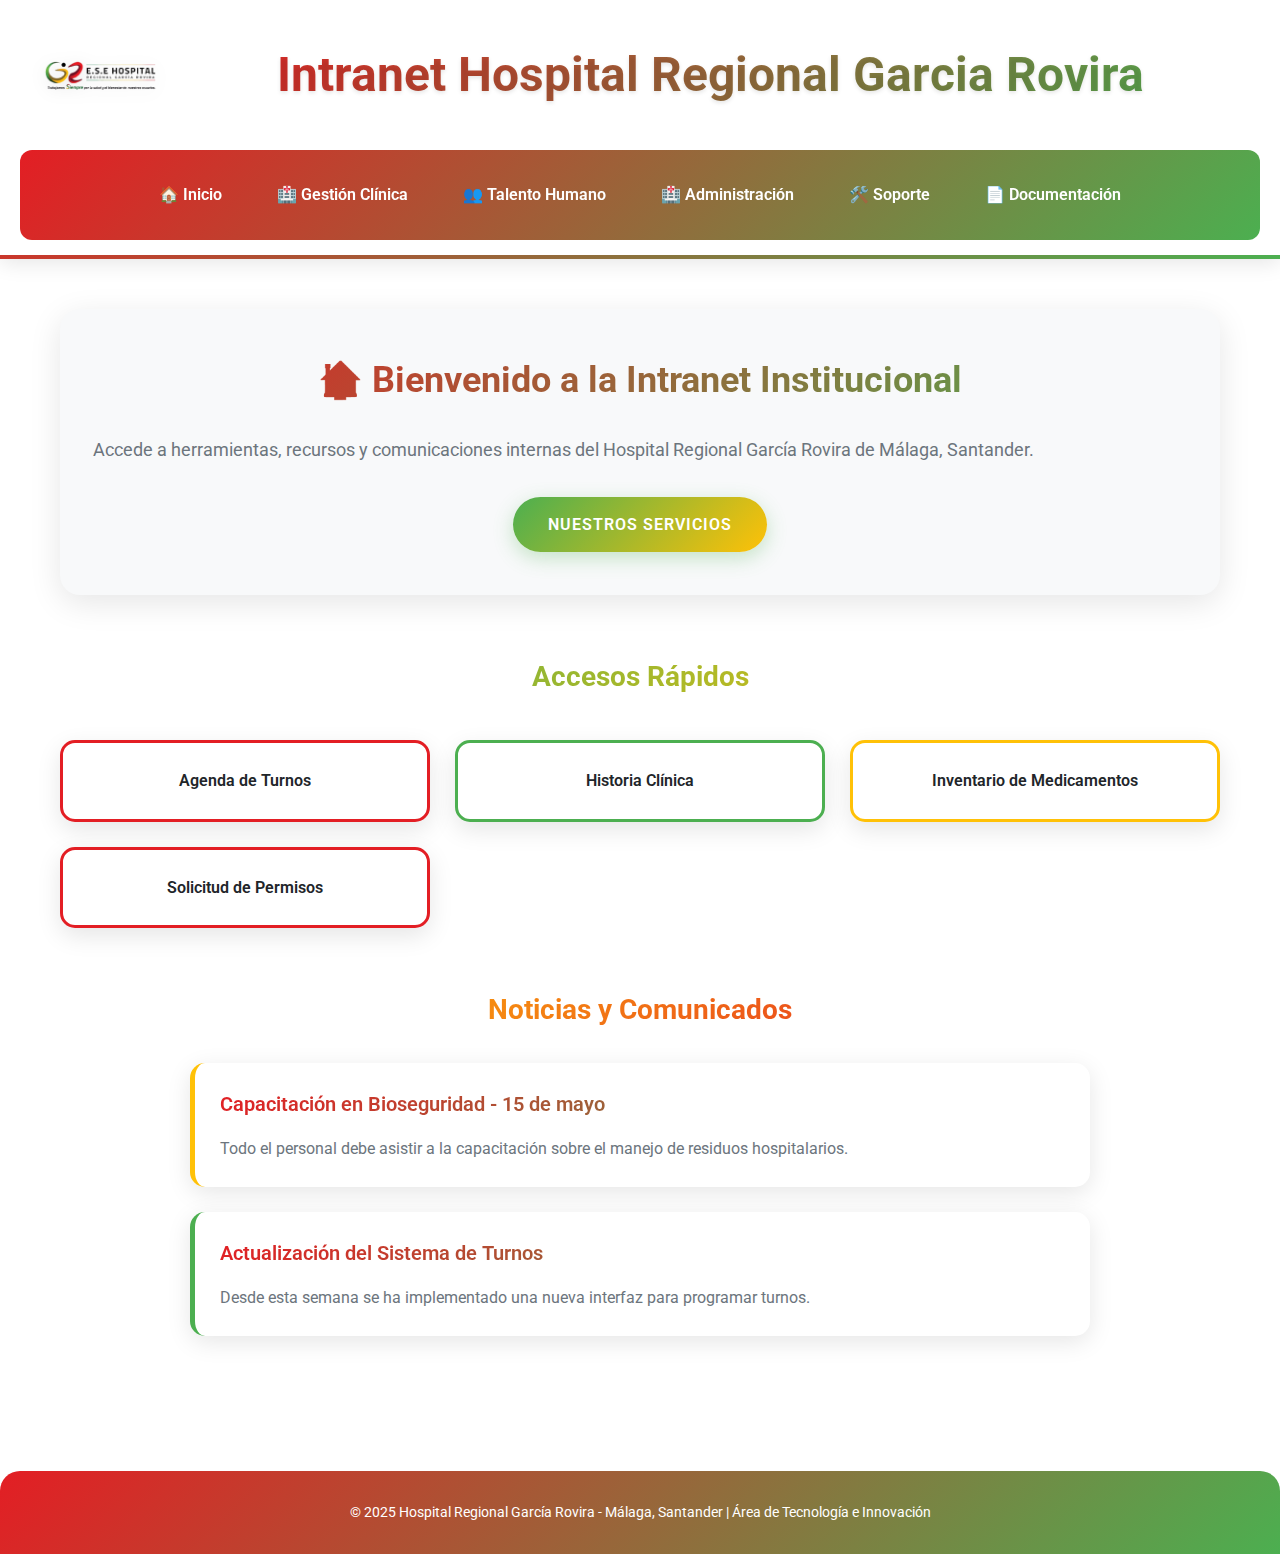
<file: INTRA HOSPITAL CRISTIAN SOLANO/index.html>
<!DOCTYPE html>
<html lang="es">
<head>
  <meta charset="UTF-8">
  <meta name="viewport" content="width=device-width, initial-scale=1.0">
  <title>Inicio - Hospital Regional Garcia Rovira</title>
  <link rel="stylesheet" href="estilos.css">
  <link href="https://fonts.googleapis.com/css2?family=Roboto:wght@400;700&display=swap" rel="stylesheet">
</head>
<body>
  <header>
    <div class="top-header">
      <img class="logo" src="imagenes/Hospital-regional-garcia-rovira-1-removebg-preview.png" alt="Logo Hospital" />
      <h1 class="titulo">Intranet Hospital Regional Garcia Rovira</h1>
    </div>
    <nav class="menu">
      <a href="index.html"> 🏠 Inicio</a>
      <a href="Gestion.html"> 🏥 Gestión Clínica</a>
      <a href="Talento_Humano.html"> 👥 Talento Humano</a>
      <a href="Administracion.html"> 🏥 Administración</a>
      <a href="Soporte.html"> 🛠️ Soporte</a>
      <a href="Documentacion.html"> 📄 Documentación</a>
    </nav>
  </header>

  <main>
    <section class="bienvenida">
      <h2> 🏠 Bienvenido a la Intranet Institucional</h2>
      <p>Accede a herramientas, recursos y comunicaciones internas del Hospital Regional García Rovira de Málaga, Santander.</p>
      <a class="btn-principal" href="#">Nuestros Servicios</a>
    </section>

    <section class="accesos">
      <h3>Accesos Rápidos</h3>
      <div class="botones">
        <a href="#">Agenda de Turnos</a>
        <a href="#">Historia Clínica</a>
        <a href="#">Inventario de Medicamentos</a>
        <a href="#">Solicitud de Permisos</a>
      </div>
    </section>

    <section class="noticias">
      <h3>Noticias y Comunicados</h3>
      <article>
        <h4>Capacitación en Bioseguridad - 15 de mayo</h4>
        <p>Todo el personal debe asistir a la capacitación sobre el manejo de residuos hospitalarios.</p>
      </article>
      <article>
        <h4>Actualización del Sistema de Turnos</h4>
        <p>Desde esta semana se ha implementado una nueva interfaz para programar turnos.</p>
      </article>
    </section>
  </main>

  <footer>
    <p>&copy; 2025 Hospital Regional García Rovira - Málaga, Santander | Área de Tecnología e Innovación</p>
  </footer>
</body>
</html>
</file>
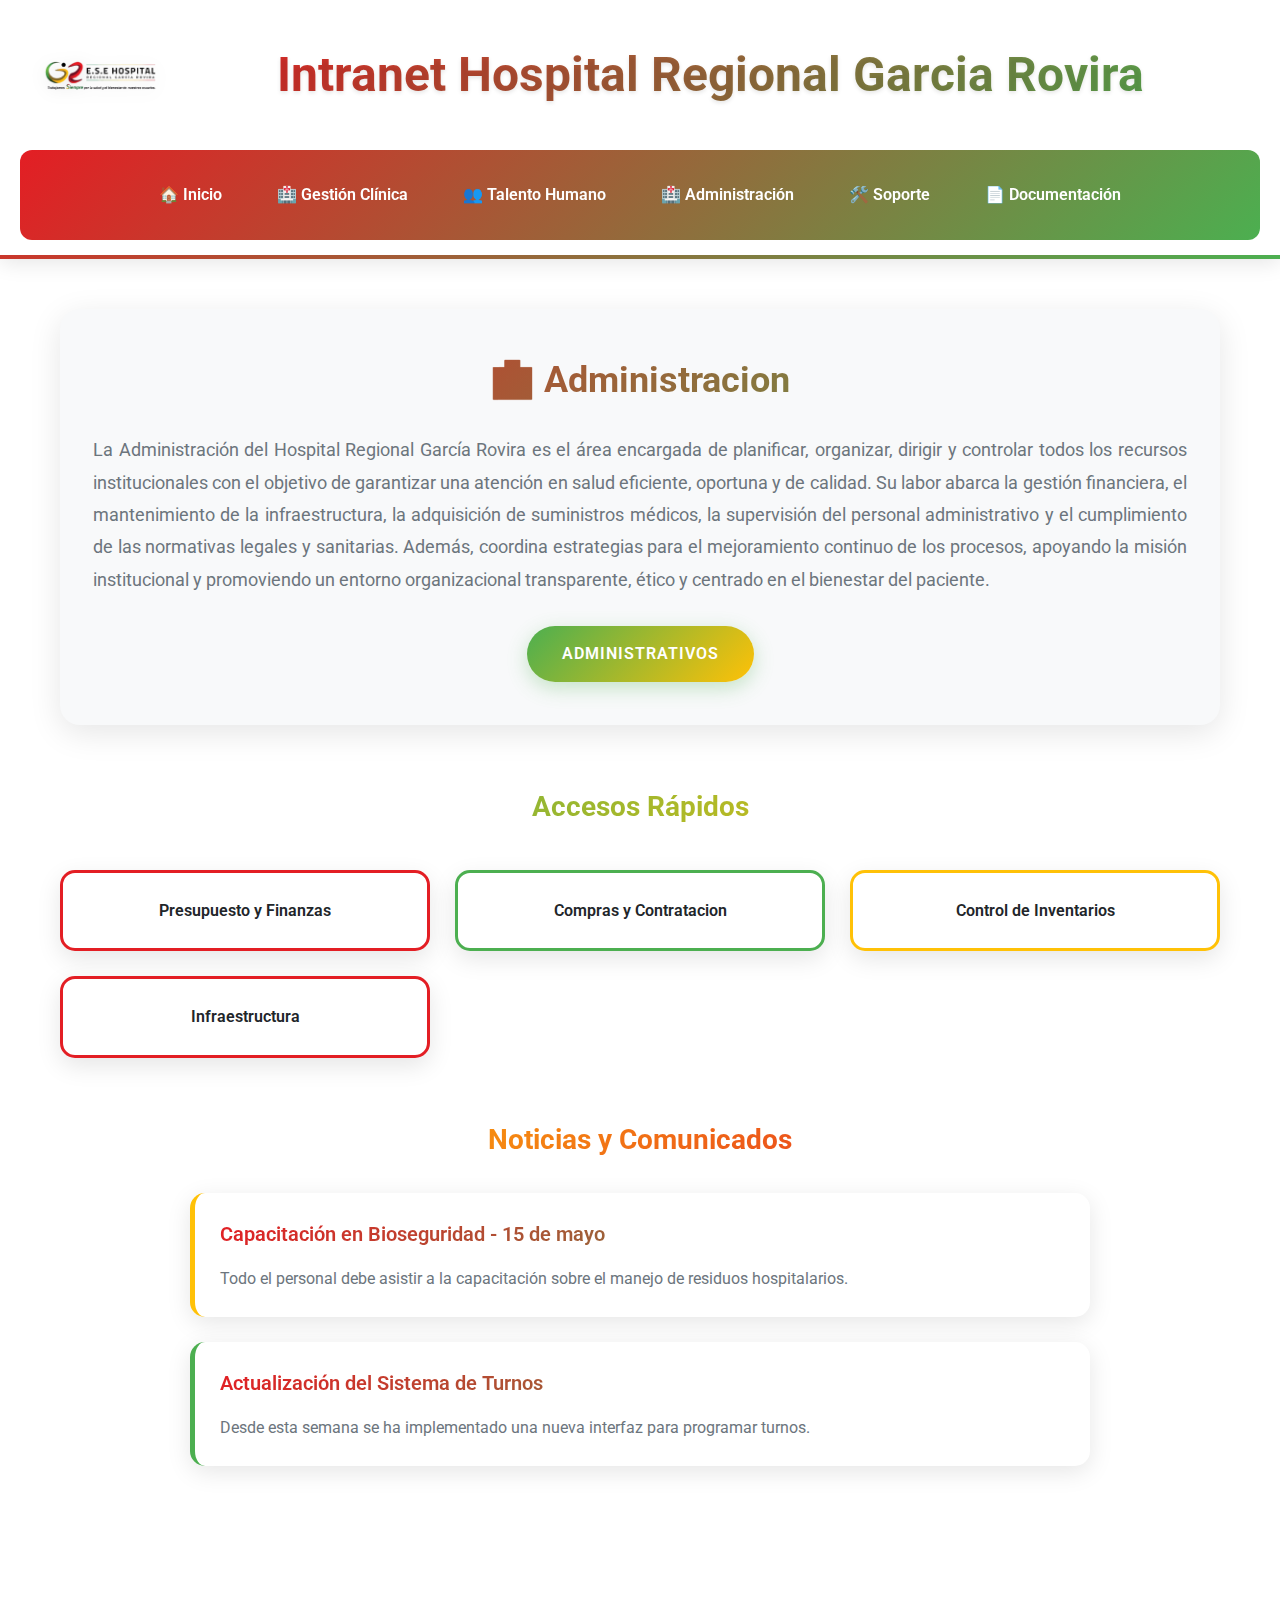
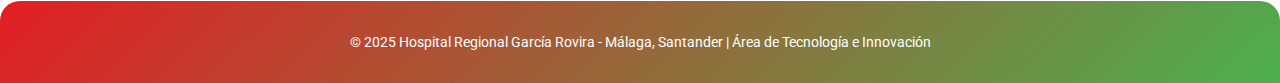
<file: INTRA HOSPITAL CRISTIAN SOLANO/Administracion.html>
<!DOCTYPE html>
<html lang="es">
<head>
  <meta charset="UTF-8">
  <meta name="viewport" content="width=device-width, initial-scale=1.0">
  <title>Administracion - Hospital Regional Garcia Rovira</title>
  <link rel="stylesheet" href="estilos.css">
  <link href="https://fonts.googleapis.com/css2?family=Roboto:wght@400;700&display=swap" rel="stylesheet">
</head>
<body>
  <header>
    <div class="top-header">
      <img class="logo" src="imagenes/Hospital-regional-garcia-rovira-1-removebg-preview.png" alt="Logo Hospital" />
      <h1 class="titulo">Intranet Hospital Regional Garcia Rovira</h1>
    </div>
    <nav class="menu">
      <a href="index.html"> 🏠 Inicio</a>
      <a href="Gestion.html"> 🏥 Gestión Clínica</a>
      <a href="Talento_Humano.html"> 👥 Talento Humano</a>
      <a href="Administracion.html"> 🏥 Administración</a>
      <a href="Soporte.html"> 🛠️ Soporte</a>
      <a href="Documentacion.html"> 📄 Documentación</a>
    </nav>
  </header>

  <main>
    <section class="bienvenida">
      <h2> 🏥 Administracion</h2>
      <p>La Administración del Hospital Regional García Rovira es el área encargada de planificar, organizar, dirigir y controlar todos los recursos 
        institucionales con el objetivo de garantizar una atención en salud eficiente, oportuna y de calidad. Su labor abarca la gestión financiera, 
        el mantenimiento de la infraestructura, la adquisición de suministros médicos, la supervisión del personal administrativo y el cumplimiento 
        de las normativas legales y sanitarias. Además, coordina estrategias para el mejoramiento continuo de los procesos, apoyando la misión 
        institucional y promoviendo un entorno organizacional transparente, ético y centrado en el bienestar del paciente.</p>
      <a class="btn-principal" href="#">Administrativos</a>
    </section>

    <section class="accesos">
      <h3>Accesos Rápidos</h3>
      <div class="botones">
        <a href="#">Presupuesto y Finanzas</a>
        <a href="#">Compras y Contratacion</a>
        <a href="#">Control de Inventarios</a>
        <a href="#">Infraestructura</a>
      </div>
    </section>

    <section class="noticias">
      <h3>Noticias y Comunicados</h3>
      <article>
        <h4>Capacitación en Bioseguridad - 15 de mayo</h4>
        <p>Todo el personal debe asistir a la capacitación sobre el manejo de residuos hospitalarios.</p>
      </article>
      <article>
        <h4>Actualización del Sistema de Turnos</h4>
        <p>Desde esta semana se ha implementado una nueva interfaz para programar turnos.</p>
      </article>
    </section>
  </main>

  <footer>
    <p>&copy; 2025 Hospital Regional García Rovira - Málaga, Santander | Área de Tecnología e Innovación</p>
  </footer>
</body>
</html>
</file>
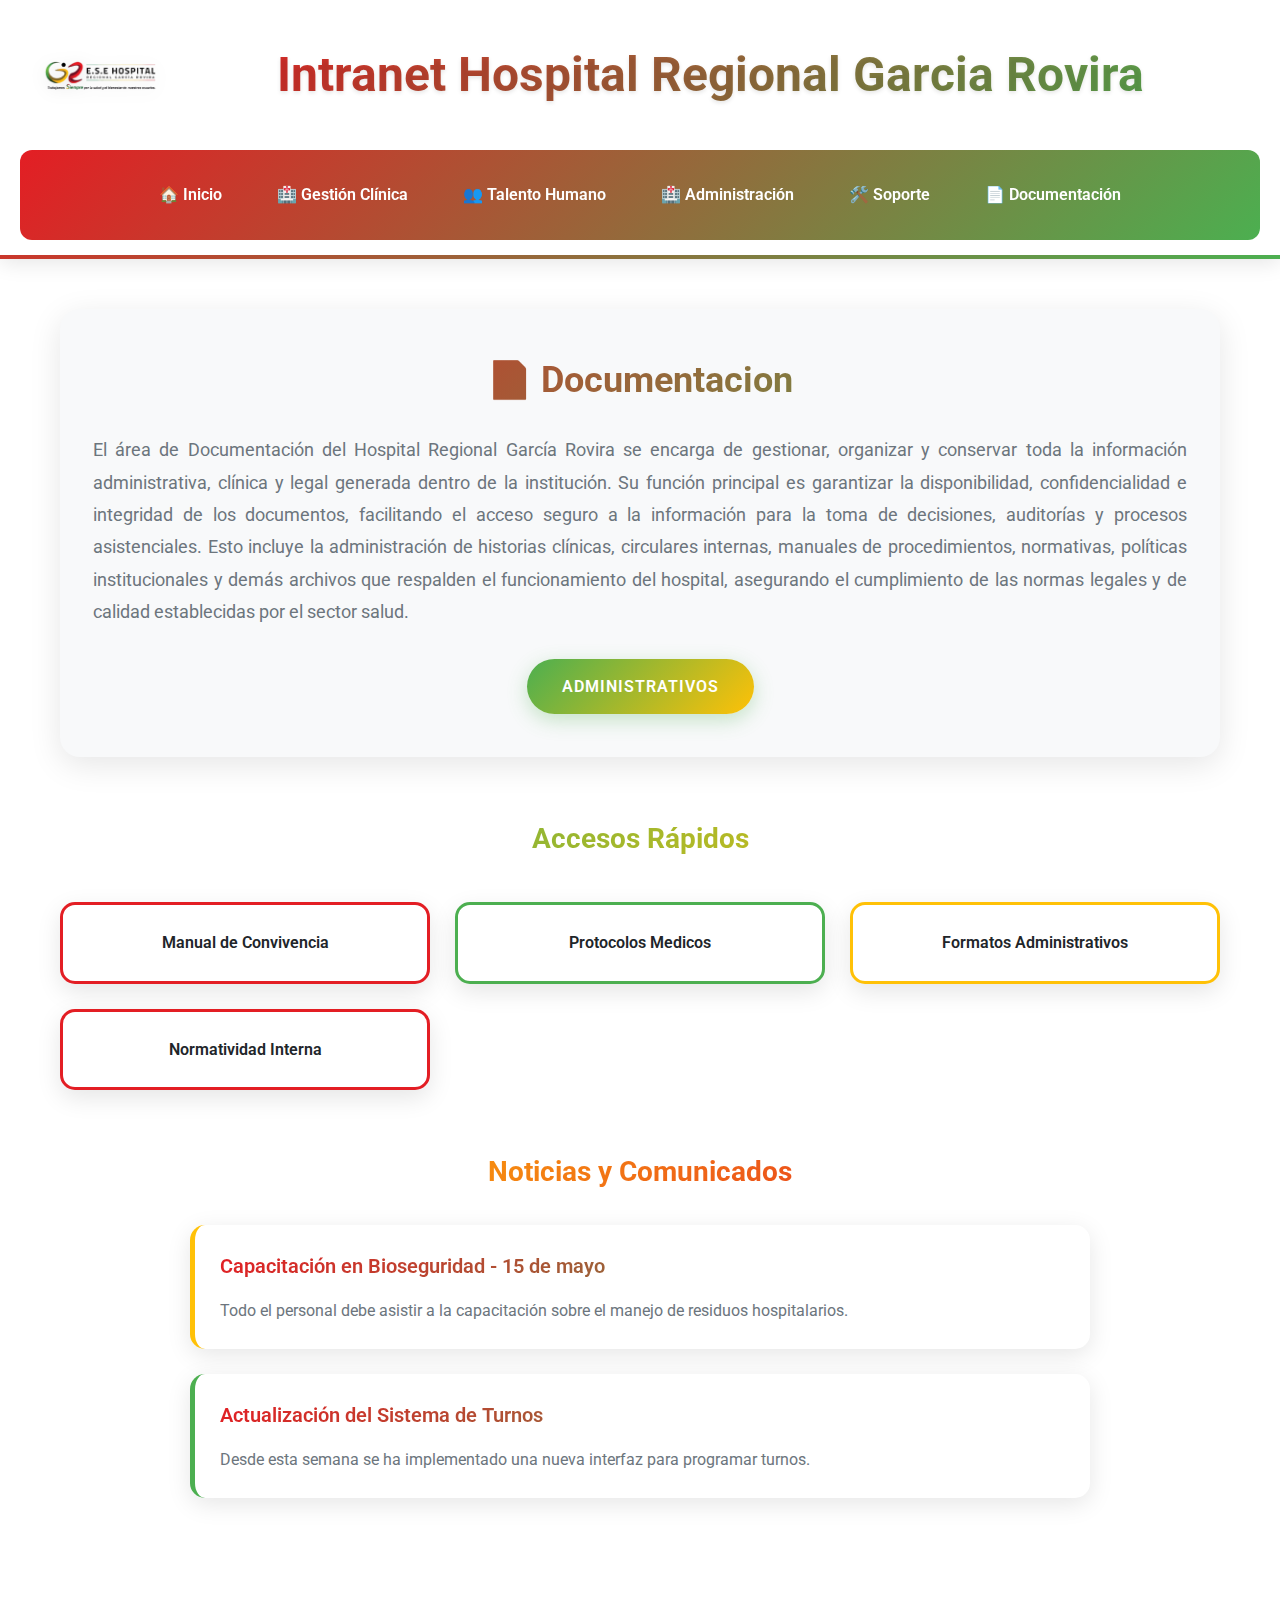
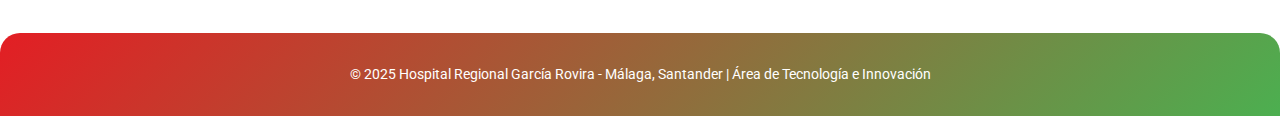
<file: INTRA HOSPITAL CRISTIAN SOLANO/Documentacion.html>
<!DOCTYPE html>
<html lang="es">
<head>
  <meta charset="UTF-8">
  <meta name="viewport" content="width=device-width, initial-scale=1.0">
  <title>Documentacion - Hospital Regional Garcia Rovira</title>
  <link rel="stylesheet" href="estilos.css">
  <link href="https://fonts.googleapis.com/css2?family=Roboto:wght@400;700&display=swap" rel="stylesheet">
</head>
<body>
  <header>
    <div class="top-header">
      <img class="logo" src="imagenes/Hospital-regional-garcia-rovira-1-removebg-preview.png" alt="Logo Hospital" />
      <h1 class="titulo">Intranet Hospital Regional Garcia Rovira</h1>
    </div>
    <nav class="menu">
      <a href="index.html"> 🏠 Inicio</a>
      <a href="Gestion.html"> 🏥 Gestión Clínica</a>
      <a href="Talento_Humano.html"> 👥 Talento Humano</a>
      <a href="Administracion.html"> 🏥 Administración</a>
      <a href="Soporte.html"> 🛠️ Soporte</a>
      <a href="Documentacion.html"> 📄 Documentación</a>
    </nav>
  </header>

  <main>
    <section class="bienvenida">
      <h2>📄 Documentacion</h2>
      <p>El área de Documentación del Hospital Regional García Rovira se encarga de gestionar, organizar y conservar toda la información 
        administrativa, clínica y legal generada dentro de la institución. Su función principal es garantizar la disponibilidad, 
        confidencialidad e integridad de los documentos, facilitando el acceso seguro a la información para la toma de decisiones, auditorías y procesos asistenciales.
Esto incluye la administración de historias clínicas, circulares internas, manuales de procedimientos, normativas, políticas institucionales y demás archivos 
que respalden el funcionamiento del hospital, asegurando el cumplimiento de las normas legales y de calidad establecidas por el sector salud.
</p>
      <a class="btn-principal" href="#">Administrativos</a>
    </section>

    <section class="accesos">
      <h3>Accesos Rápidos</h3>
      <div class="botones">
        <a href="#">Manual de Convivencia</a>
        <a href="#">Protocolos Medicos</a>
        <a href="#">Formatos Administrativos</a>
        <a href="#">Normatividad Interna</a>
      </div>
    </section>

    <section class="noticias">
      <h3>Noticias y Comunicados</h3>
      <article>
        <h4>Capacitación en Bioseguridad - 15 de mayo</h4>
        <p>Todo el personal debe asistir a la capacitación sobre el manejo de residuos hospitalarios.</p>
      </article>
      <article>
        <h4>Actualización del Sistema de Turnos</h4>
        <p>Desde esta semana se ha implementado una nueva interfaz para programar turnos.</p>
      </article>
    </section>
  </main>

  <footer>
    <p>&copy; 2025 Hospital Regional García Rovira - Málaga, Santander | Área de Tecnología e Innovación</p>
  </footer>
</body>
</html>
</file>
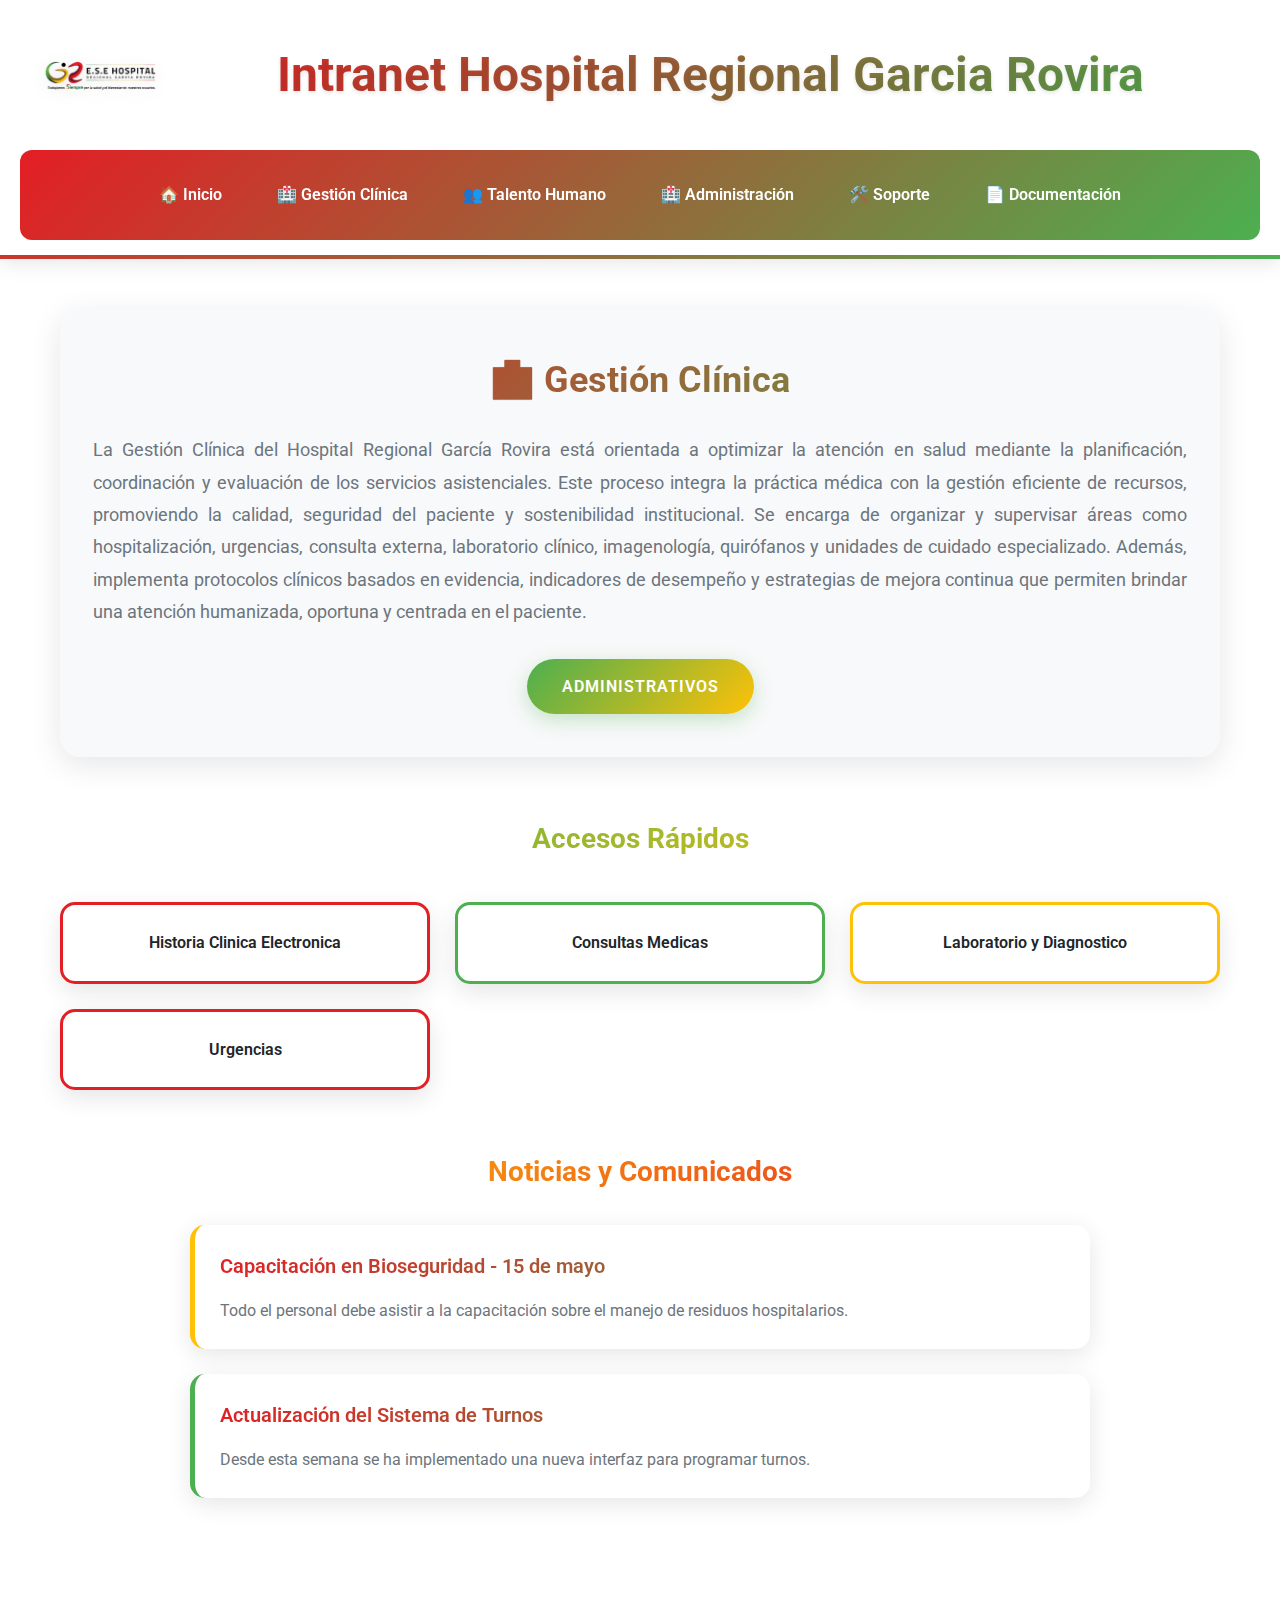
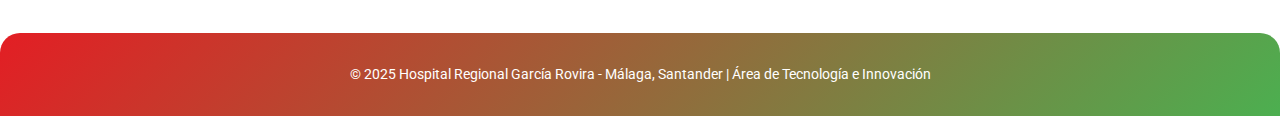
<file: INTRA HOSPITAL CRISTIAN SOLANO/Gestion.html>
<!DOCTYPE html>
<html lang="es">
<head>
  <meta charset="UTF-8">
  <meta name="viewport" content="width=device-width, initial-scale=1.0">
  <title>Gestion - Hospital Regional Garcia Rovira</title>
  <link rel="stylesheet" href="estilos.css">
  <link href="https://fonts.googleapis.com/css2?family=Roboto:wght@400;700&display=swap" rel="stylesheet">
</head>
<body>
  <header>
    <div class="top-header">
      <img class="logo" src="imagenes/Hospital-regional-garcia-rovira-1-removebg-preview.png" alt="Logo Hospital" />
      <h1 class="titulo">Intranet Hospital Regional Garcia Rovira</h1>
    </div>
    <nav class="menu">
      <a href="index.html"> 🏠 Inicio</a>
      <a href="Gestion.html"> 🏥 Gestión Clínica</a>
      <a href="Talento_Humano.html"> 👥 Talento Humano</a>
      <a href="Administracion.html"> 🏥 Administración</a>
      <a href="Soporte.html"> 🛠️ Soporte</a>
      <a href="Documentacion.html"> 📄 Documentación</a>
    </nav>
  </header>

  <main>
    <section class="bienvenida">
      <h2>🏥 Gestión Clínica</h2>
      <p>La Gestión Clínica del Hospital Regional García Rovira está orientada a optimizar la atención en salud mediante la planificación, coordinación y evaluación de los servicios asistenciales. Este proceso integra la práctica médica con la gestión eficiente de recursos, promoviendo la calidad, seguridad del paciente y sostenibilidad institucional.
Se encarga de organizar y supervisar áreas como hospitalización, urgencias, consulta externa, laboratorio clínico, imagenología, quirófanos y unidades de cuidado especializado. Además, implementa protocolos clínicos basados en evidencia, indicadores de desempeño y estrategias de mejora continua que permiten brindar una atención humanizada, oportuna y centrada en el paciente.
</p>
      <a class="btn-principal" href="#">Administrativos</a>
    </section>

    <section class="accesos">
      <h3>Accesos Rápidos</h3>
      <div class="botones">
        <a href="#">Historia Clinica Electronica</a>
        <a href="#">Consultas Medicas</a>
        <a href="#">Laboratorio y Diagnostico</a>
        <a href="#">Urgencias</a>
      </div>
    </section>

    <section class="noticias">
      <h3>Noticias y Comunicados</h3>
      <article>
        <h4>Capacitación en Bioseguridad - 15 de mayo</h4>
        <p>Todo el personal debe asistir a la capacitación sobre el manejo de residuos hospitalarios.</p>
      </article>
      <article>
        <h4>Actualización del Sistema de Turnos</h4>
        <p>Desde esta semana se ha implementado una nueva interfaz para programar turnos.</p>
      </article>
    </section>
  </main>

  <footer>
    <p>&copy; 2025 Hospital Regional García Rovira - Málaga, Santander | Área de Tecnología e Innovación</p>
  </footer>
</body>
</html>
</file>
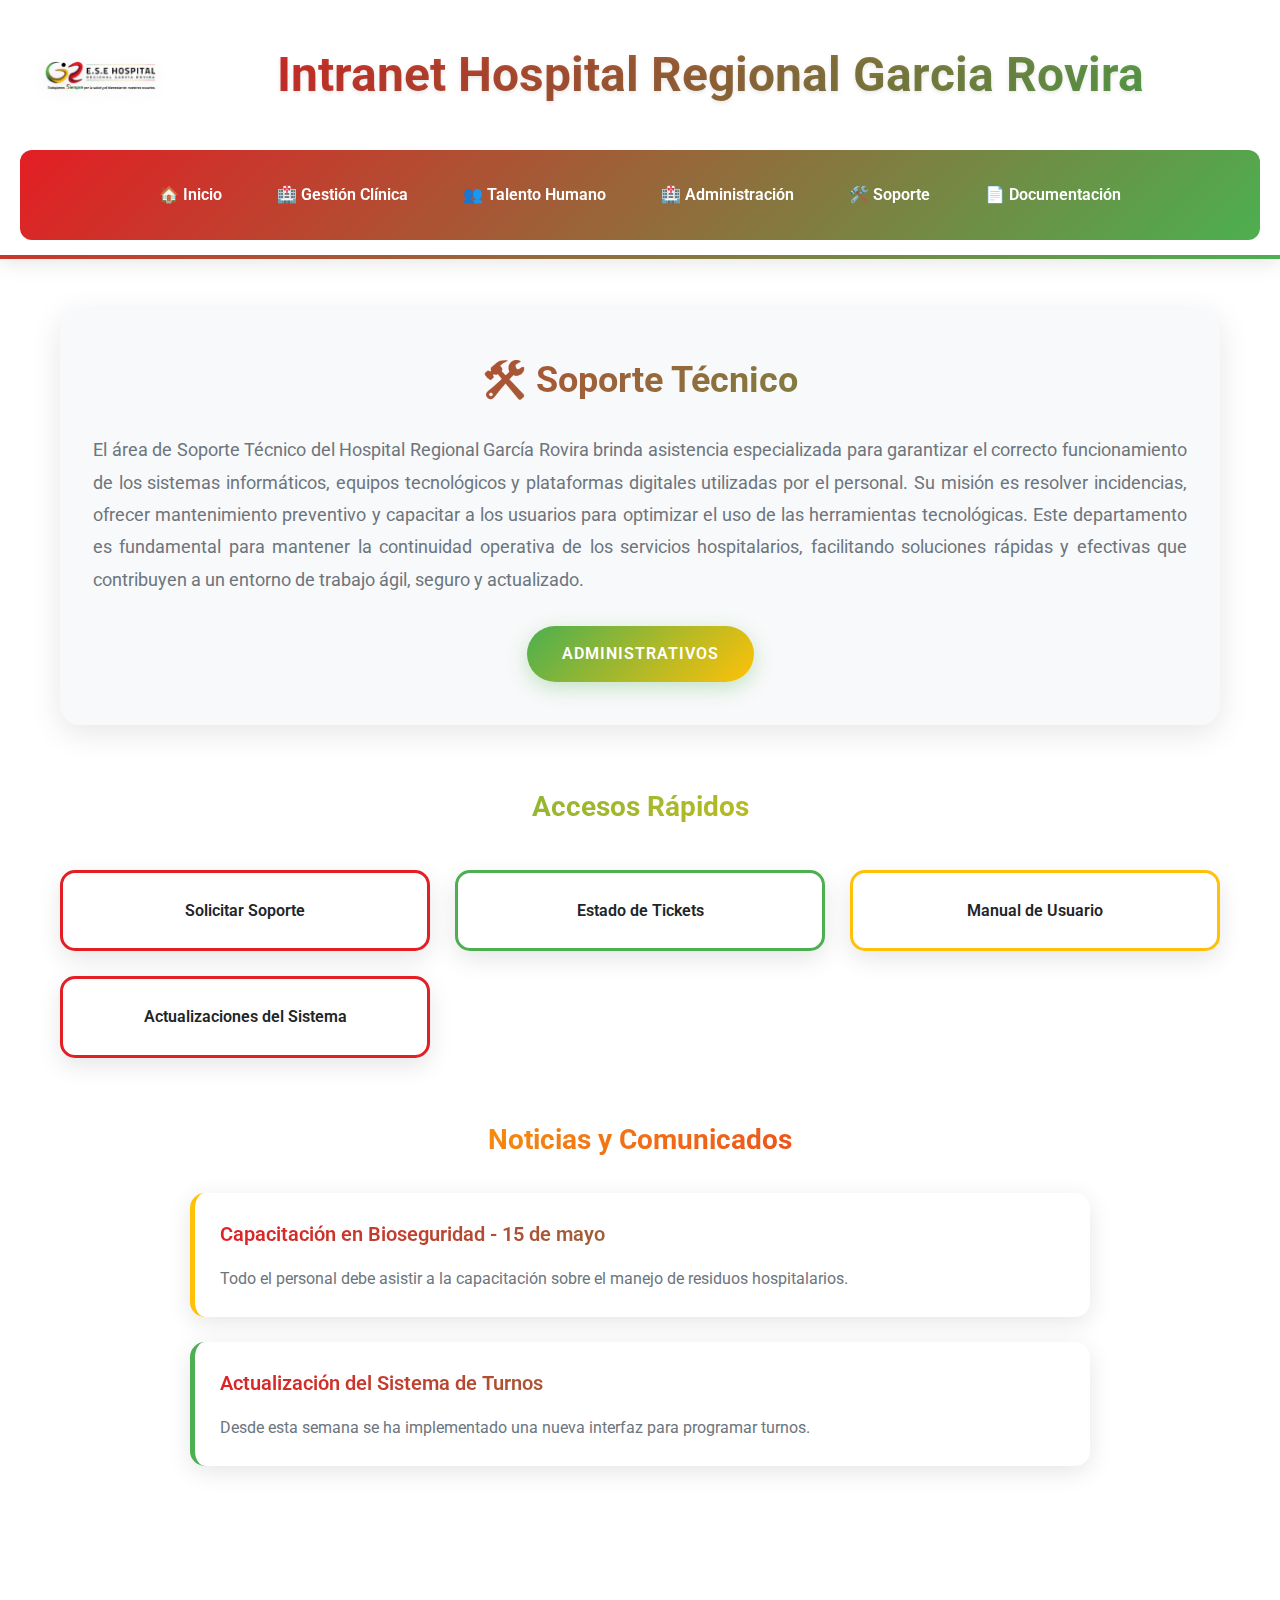
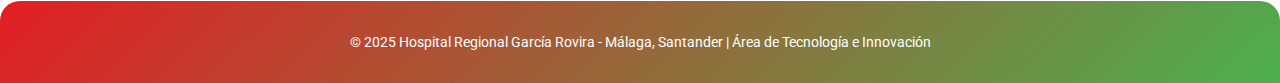
<file: INTRA HOSPITAL CRISTIAN SOLANO/Soporte.html>
<!DOCTYPE html>
<html lang="es">
<head>
  <meta charset="UTF-8">
  <meta name="viewport" content="width=device-width, initial-scale=1.0">
  <title>Soporte - Hospital Regional Garcia Rovira</title>
  <link rel="stylesheet" href="estilos.css">
  <link href="https://fonts.googleapis.com/css2?family=Roboto:wght@400;700&display=swap" rel="stylesheet">
</head>
<body>
  <header>
    <div class="top-header">
      <img class="logo" src="imagenes/Hospital-regional-garcia-rovira-1-removebg-preview.png" alt="Logo Hospital" />
      <h1 class="titulo">Intranet Hospital Regional Garcia Rovira</h1>
    </div>
    <nav class="menu">
      <a href="index.html"> 🏠 Inicio</a>
      <a href="Gestion.html"> 🏥 Gestión Clínica</a>
      <a href="Talento_Humano.html"> 👥 Talento Humano</a>
      <a href="Administracion.html"> 🏥 Administración</a>
      <a href="Soporte.html"> 🛠️ Soporte</a>
      <a href="Documentacion.html"> 📄 Documentación</a>
    </nav>
  </header>
  <main>
    <section class="bienvenida">
      <h2>🛠️ Soporte Técnico</h2>
      <p>El área de Soporte Técnico del Hospital Regional García Rovira brinda asistencia especializada para garantizar el correcto funcionamiento de los sistemas informáticos, equipos tecnológicos y plataformas digitales utilizadas por el personal. Su misión es resolver incidencias, ofrecer mantenimiento preventivo y capacitar a los usuarios para optimizar el uso de las herramientas tecnológicas.
Este departamento es fundamental para mantener la continuidad operativa de los servicios hospitalarios, facilitando soluciones rápidas y efectivas que contribuyen a un entorno de trabajo ágil, seguro y actualizado.
</p>
      <a class="btn-principal" href="#">Administrativos</a>
    </section>

    <section class="accesos">
      <h3>Accesos Rápidos</h3>
      <div class="botones">
        <a href="#">Solicitar Soporte</a>
        <a href="#">Estado de Tickets</a>
        <a href="#">Manual de Usuario</a>
        <a href="#">Actualizaciones del Sistema</a>
      </div>
    </section>

    <section class="noticias">
      <h3>Noticias y Comunicados</h3>
      <article>
        <h4>Capacitación en Bioseguridad - 15 de mayo</h4>
        <p>Todo el personal debe asistir a la capacitación sobre el manejo de residuos hospitalarios.</p>
      </article>
      <article>
        <h4>Actualización del Sistema de Turnos</h4>
        <p>Desde esta semana se ha implementado una nueva interfaz para programar turnos.</p>
      </article>
    </section>
  </main>

  <footer>
    <p>&copy; 2025 Hospital Regional García Rovira - Málaga, Santander | Área de Tecnología e Innovación</p>
  </footer>
</body>
</html>
</file>
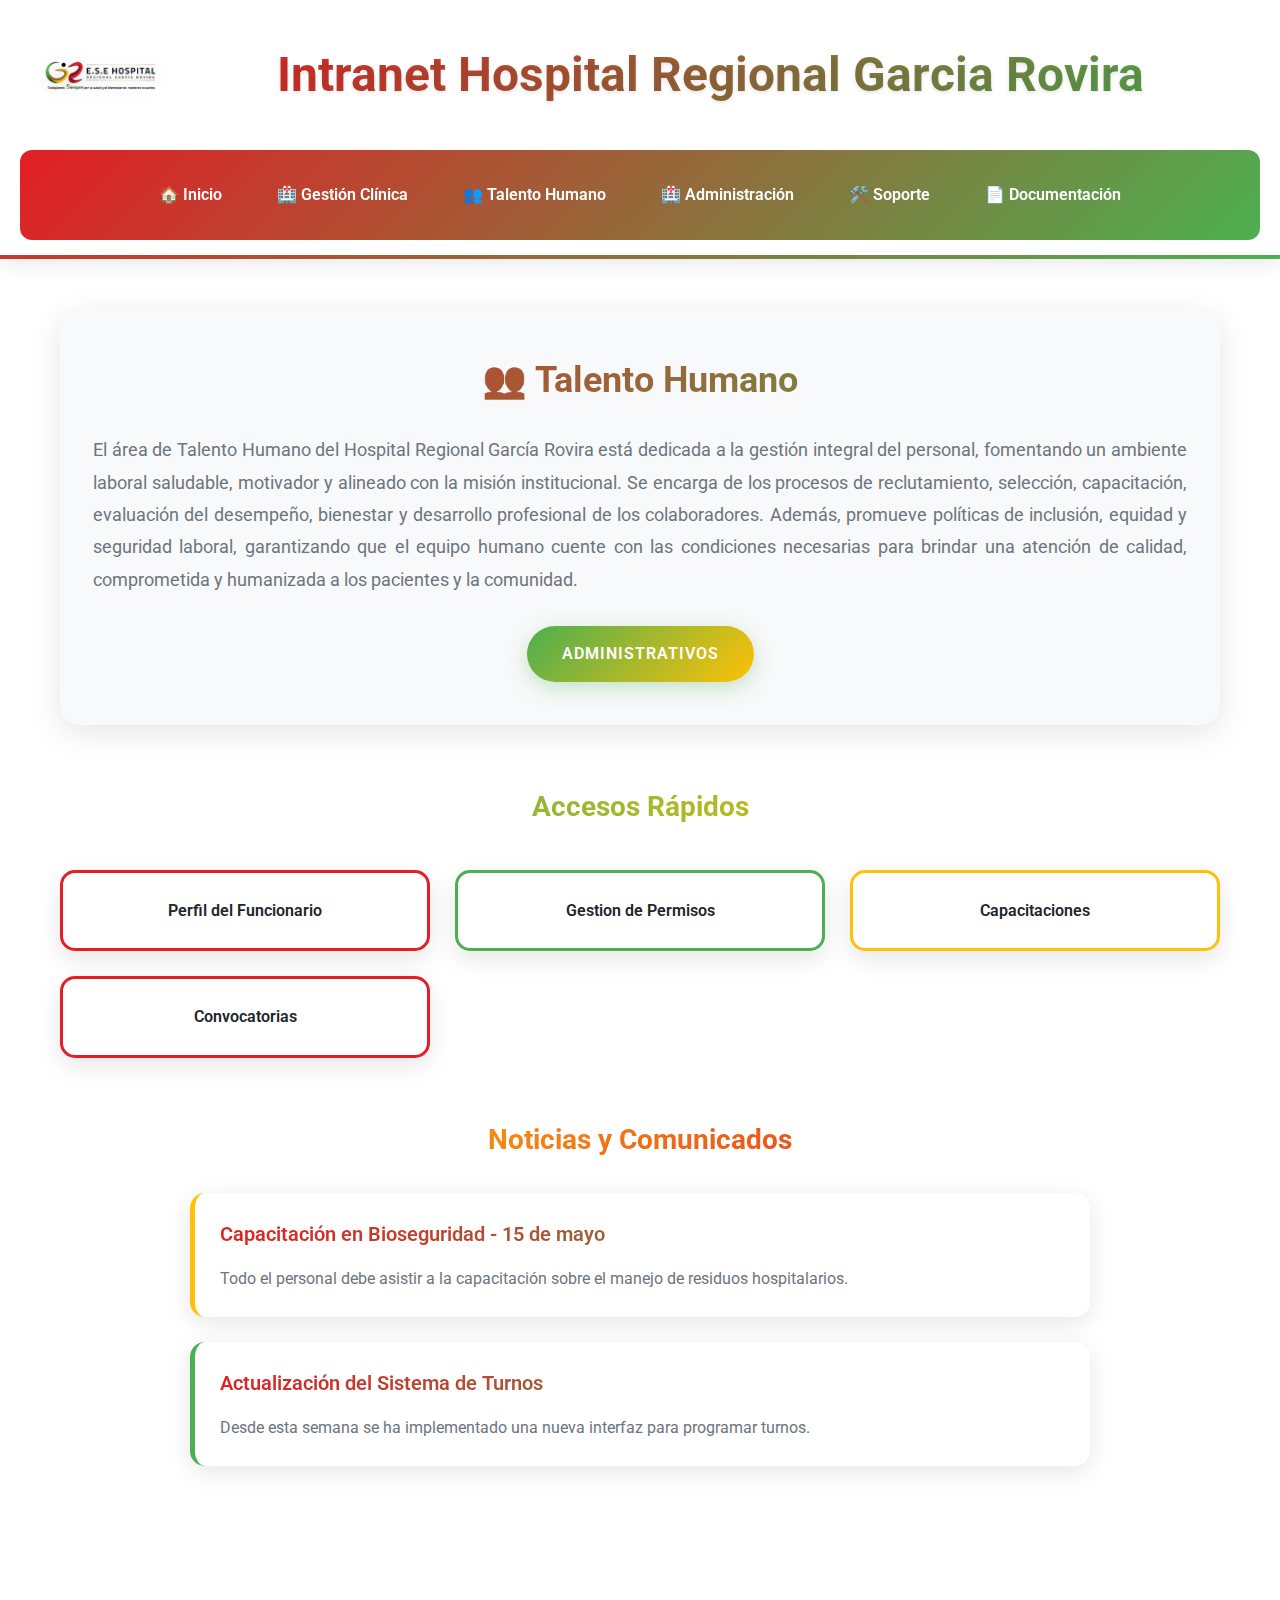
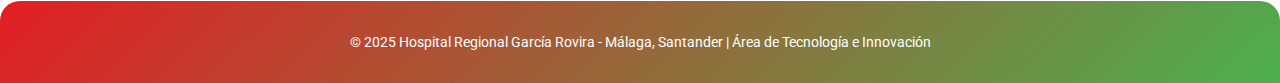
<file: INTRA HOSPITAL CRISTIAN SOLANO/Talento_Humano.html>
<!DOCTYPE html>
<html lang="es">
<head>
  <meta charset="UTF-8">
  <meta name="viewport" content="width=device-width, initial-scale=1.0">
  <title>Talento Humano - Hospital Regional Garcia Rovira</title>
  <link rel="stylesheet" href="estilos.css">
  <link href="https://fonts.googleapis.com/css2?family=Roboto:wght@400;700&display=swap" rel="stylesheet">
</head>
<body>
  <header>
    <div class="top-header">
      <img class="logo" src="imagenes/Hospital-regional-garcia-rovira-1-removebg-preview.png" alt="Logo Hospital" />
      <h1 class="titulo">Intranet Hospital Regional Garcia Rovira</h1>
    </div>
    <nav class="menu">
      <a href="index.html"> 🏠 Inicio</a>
      <a href="Gestion.html"> 🏥 Gestión Clínica</a>
      <a href="Talento_Humano.html"> 👥 Talento Humano</a>
      <a href="Administracion.html"> 🏥 Administración</a>
      <a href="Soporte.html"> 🛠️ Soporte</a>
      <a href="Documentacion.html"> 📄 Documentación</a>
    </nav>
  </header>

  <main>
    <section class="bienvenida">
      <h2>👥 Talento Humano</h2>
      <p>El área de Talento Humano del Hospital Regional García Rovira está dedicada a la gestión integral del personal, fomentando un ambiente laboral saludable, motivador y alineado con la misión institucional. Se encarga de los procesos de reclutamiento, selección, capacitación, evaluación del desempeño, bienestar y desarrollo profesional de los colaboradores.
Además, promueve políticas de inclusión, equidad y seguridad laboral, garantizando que el equipo humano cuente con las condiciones necesarias para brindar una atención de calidad, comprometida y humanizada a los pacientes y la comunidad.
</p>
      <a class="btn-principal" href="#">Administrativos</a>
    </section>

    <section class="accesos">
      <h3>Accesos Rápidos</h3>
      <div class="botones">
        <a href="#">Perfil del Funcionario</a>
        <a href="#">Gestion de Permisos</a>
        <a href="#">Capacitaciones</a>
        <a href="#">Convocatorias</a>
      </div>
    </section>

    <section class="noticias">
      <h3>Noticias y Comunicados</h3>
      <article>
        <h4>Capacitación en Bioseguridad - 15 de mayo</h4>
        <p>Todo el personal debe asistir a la capacitación sobre el manejo de residuos hospitalarios.</p>
      </article>
      <article>
        <h4>Actualización del Sistema de Turnos</h4>
        <p>Desde esta semana se ha implementado una nueva interfaz para programar turnos.</p>
      </article>
    </section>
  </main>

  <footer>
    <p>&copy; 2025 Hospital Regional García Rovira - Málaga, Santander | Área de Tecnología e Innovación</p>
  </footer>
</body>
</html>
</file>
<file: INTRA HOSPITAL CRISTIAN SOLANO/estilos.css>
/* Reset y configuración base */
* {
  margin: 0;
  padding: 0;
  box-sizing: border-box;
}

:root {
  /* Colores principales del logo */
  --color-rojo: #E31E24;
  --color-verde: #4CAF50;
  --color-amarillo: #FFC107;
  --color-blanco: #FFFFFF;
  --color-negro: #000000;
  --color-gris-claro: #F8F9FA;
  --color-gris-medio: #6C757D;
  --color-texto-oscuro: #212529;
  --color-sombra: rgba(0, 0, 0, 0.1);
  
  /* Gradientes temáticos */
  --gradiente-principal: linear-gradient(135deg, var(--color-rojo), var(--color-verde));
  --gradiente-secundario: linear-gradient(135deg, var(--color-verde), var(--color-amarillo));
  --gradiente-acento: linear-gradient(135deg, var(--color-amarillo), var(--color-rojo));
}

body {
  font-family: 'Roboto', sans-serif;
  background-color: var(--color-blanco);
  color: var(--color-texto-oscuro);
  line-height: 1.6;
}

/* Header responsive */
header {
  background: var(--color-blanco);
  padding: 15px 20px;
  box-shadow: 0 4px 20px var(--color-sombra);
  position: sticky;
  top: 0;
  z-index: 100;
  border-bottom: 4px solid;
  border-image: var(--gradiente-principal) 1;
}

.top-header {
  display: flex;
  align-items: center;
  justify-content: space-between;
  flex-wrap: wrap;
  gap: 20px;
  max-width: 1200px;
  margin: 0 auto;
}

.logo {
  height: 120px;
  width: auto;
  object-fit: contain;
  flex-shrink: 0;
  filter: drop-shadow(0 2px 8px var(--color-sombra));
}

.titulo {
  font-size: clamp(24px, 4vw, 48px);
  font-weight: 700;
  background: var(--gradiente-principal);
  -webkit-background-clip: text;
  -webkit-text-fill-color: transparent;
  background-clip: text;
  text-align: center;
  flex-grow: 1;
  min-width: 250px;
  text-shadow: 0 2px 4px var(--color-sombra);
}

/* Menú de navegación responsive */
.menu {
  display: flex;
  justify-content: center;
  flex-wrap: wrap;
  gap: 15px;
  padding: 20px 0;
  background: var(--gradiente-principal);
  border-radius: 12px;
  margin-top: 15px;
}

.menu a {
  color: var(--color-blanco);
  text-decoration: none;
  font-weight: 600;
  padding: 12px 20px;
  border-radius: 25px;
  transition: all 0.3s ease;
  white-space: nowrap;
  position: relative;
  overflow: hidden;
}

.menu a::before {
  content: '';
  position: absolute;
  top: 0;
  left: -100%;
  width: 100%;
  height: 100%;
  background: var(--color-blanco);
  transition: left 0.3s ease;
  z-index: -1;
}

.menu a:hover::before {
  left: 0;
}

.menu a:hover {
  color: var(--color-rojo);
  transform: translateY(-2px);
  box-shadow: 0 6px 20px rgba(255, 255, 255, 0.3);
}

/* Contenido principal */
main {
  padding: 50px 20px;
  background-color: var(--color-blanco);
  text-align: center;
  max-width: 1200px;
  margin: 0 auto;
}

.bienvenida {
  background: var(--color-gris-claro);
  padding: 40px 30px;
  border-radius: 20px;
  margin-bottom: 40px;
  box-shadow: 0 8px 32px var(--color-sombra);
  border: 3px solid transparent;
  background-clip: var(--color-negro);
  position: relative;
}

.bienvenida::before {
  content: '';
  position: absolute;
  top: -3px;
  left: -3px;
  right: -3px;
  bottom: -3px;
  background: #F8F9FA;
  border-radius: 23px;
  z-index: -1;
}

.bienvenida h2 {
  font-size: clamp(28px, 4vw, 36px);
  background: var(--gradiente-principal);
  -webkit-background-clip: text;
  -webkit-text-fill-color: transparent;
  background-clip: text;
  margin-bottom: 25px;
  font-weight: 700;
}

.bienvenida p {
  font-size: clamp(16px, 2vw, 18px);
  margin-bottom: 30px;
  text-align: justify;
  color: var(--color-gris-medio);
  line-height: 1.8;
}

.btn-principal {
  display: inline-block;
  background: var(--gradiente-secundario);
  color: var(--color-blanco);
  padding: 15px 35px;
  border-radius: 30px;
  text-decoration: none;
  font-weight: 600;
  font-size: 16px;
  transition: all 0.3s ease;
  box-shadow: 0 6px 20px rgba(76, 175, 80, 0.3);
  text-transform: uppercase;
  letter-spacing: 1px;
}

.btn-principal:hover {
  transform: translateY(-3px);
  box-shadow: 0 10px 30px rgba(76, 175, 80, 0.4);
  background: var(--gradiente-acento);
}

/* Sección de accesos rápidos */
.accesos {
  margin-top: 60px;
}

.accesos h3 {
  font-size: clamp(24px, 3vw, 28px);
  background: var(--gradiente-secundario);
  -webkit-background-clip: text;
  -webkit-text-fill-color: transparent;
  background-clip: text;
  margin-bottom: 40px;
  font-weight: 700;
}

.botones {
  display: grid;
  grid-template-columns: repeat(auto-fit, minmax(300px, 1fr));
  gap: 25px;
  margin-top: 30px;
}

.botones a {
  background: var(--color-blanco);
  color: var(--color-texto-oscuro);
  padding: 25px 30px;
  border-radius: 15px;
  text-decoration: none;
  font-weight: 600;
  text-align: center;
  transition: all 0.3s ease;
  box-shadow: 0 8px 25px var(--color-sombra);
  border: 3px solid transparent;
  position: relative;
  overflow: hidden;
}

.botones a:nth-child(1) {
  border-color: var(--color-rojo);
}

.botones a:nth-child(2) {
  border-color: var(--color-verde);
}

.botones a:nth-child(3) {
  border-color: var(--color-amarillo);
}

.botones a:nth-child(4) {
  border-color: var(--color-rojo);
}

.botones a::before {
  content: '';
  position: absolute;
  top: 0;
  left: -100%;
  width: 100%;
  height: 100%;
  transition: left 0.3s ease;
  z-index: -1;
}

.botones a:nth-child(1)::before {
  background: var(--color-rojo);
}

.botones a:nth-child(2)::before {
  background: var(--color-verde);
}

.botones a:nth-child(3)::before {
  background: var(--color-amarillo);
}

.botones a:nth-child(4)::before {
  background: var(--color-rojo);
}

.botones a:hover::before {
  left: 0;
}

.botones a:hover {
  color: var(--color-blanco);
  transform: translateY(-5px);
  box-shadow: 0 15px 40px var(--color-sombra);
}

/* Sección de noticias */
.noticias {
  margin-top: 60px;
  max-width: 900px;
  margin-left: auto;
  margin-right: auto;
}

.noticias h3 {
  font-size: clamp(24px, 3vw, 28px);
  background: var(--gradiente-acento);
  -webkit-background-clip: text;
  -webkit-text-fill-color: transparent;
  background-clip: text;
  margin-bottom: 30px;
  text-align: center;
  font-weight: 700;
}

.noticias article {
  background: var(--color-blanco);
  padding: 25px;
  border-radius: 15px;
  margin-bottom: 25px;
  box-shadow: 0 6px 25px var(--color-sombra);
  transition: all 0.3s ease;
  border-left: 5px solid var(--color-verde);
  text-align: left;
}

.noticias article:nth-child(even) {
  border-left-color: var(--color-amarillo);
}

.noticias article:hover {
  transform: translateY(-3px);
  box-shadow: 0 12px 35px rgba(0, 0, 0, 0.15);
}

.noticias article h4 {
  background: var(--gradiente-principal);
  -webkit-background-clip: text;
  -webkit-text-fill-color: transparent;
  background-clip: text;
  margin-bottom: 15px;
  font-size: clamp(18px, 2.5vw, 20px);
  font-weight: 600;
}

.noticias article p {
  font-size: clamp(14px, 1.8vw, 16px);
  color: var(--color-gris-medio);
  line-height: 1.7;
}

/* Footer */
footer {
  text-align: center;
  padding: 30px 20px;
  background: var(--gradiente-principal);
  color: var(--color-blanco);
  font-size: clamp(12px, 1.5vw, 14px);
  margin-top: 60px;
  border-radius: 20px 20px 0 0;
}

/* Media queries específicas */
@media (max-width: 768px) {
  .top-header {
    flex-direction: column;
    text-align: center;
  }
  
  .logo {
    height: 100px;
  }
  
  .menu {
    padding: 15px;
    gap: 10px;
    margin-top: 10px;
  }
  
  .menu a {
    font-size: 14px;
    padding: 10px 15px;
  }
  
  main {
    padding: 30px 15px;
  }
  
  .bienvenida {
    padding: 25px 20px;
    margin-bottom: 30px;
  }
  
  .bienvenida p {
    text-align: left;
  }
  
  .botones {
    grid-template-columns: 1fr;
    gap: 20px;
  }
  
  .botones a {
    padding: 20px 25px;
  }
  
  .noticias article {
    padding: 20px;
  }
}

@media (max-width: 480px) {
  header {
    padding: 10px 15px;
  }
  
  .logo {
    height: 80px;
  }
  
  .titulo {
    font-size: 20px;
    margin-top: 10px;
  }
  
  .menu {
    flex-direction: column;
    gap: 8px;
    padding: 15px;
  }
  
  .menu a {
    display: block;
    text-align: center;
    padding: 12px;
  }
  
  main {
    padding: 20px 10px;
  }
  
  .bienvenida {
    padding: 20px 15px;
  }
  
  .btn-principal {
    padding: 12px 25px;
    font-size: 14px;
  }
  
  .botones a {
    padding: 18px 20px;
    font-size: 14px;
  }
  
  .noticias article {
    padding: 15px;
  }
}

/* Mejoras adicionales para accesibilidad */
@media (prefers-reduced-motion: reduce) {
  * {
    animation-duration: 0.01ms !important;
    animation-iteration-count: 1 !important;
    transition-duration: 0.01ms !important;
  }
}

/* Animaciones suaves */
@keyframes fadeInUp {
  from {
    opacity: 0;
    transform: translateY(30px);
  }
  to {
    opacity: 1;
    transform: translateY(0);
  }
}

.bienvenida, .accesos, .noticias {
  animation: fadeInUp 0.8s ease-out;
}

/* Estados de enfoque para accesibilidad */
a:focus, button:focus {
  outline: 3px solid var(--color-amarillo);
  outline-offset: 2px;
}

.menu a:focus {
  background-color: var(--color-blanco);
  color: var(--color-rojo);
}

.botones a:focus {
  outline: 3px solid var(--color-verde);
  transform: translateY(-3px);
}

/* Efectos especiales */
.bienvenida:hover {
  transform: translateY(-2px);
}

/* Scrollbar personalizada */
::-webkit-scrollbar {
  width: 8px;
}

::-webkit-scrollbar-track {
  background: var(--color-gris-claro);
}

::-webkit-scrollbar-thumb {
  background: var(--gradiente-principal);
  border-radius: 4px;
}

::-webkit-scrollbar-thumb:hover {
  background: var(--gradiente-secundario);
}
</file>
